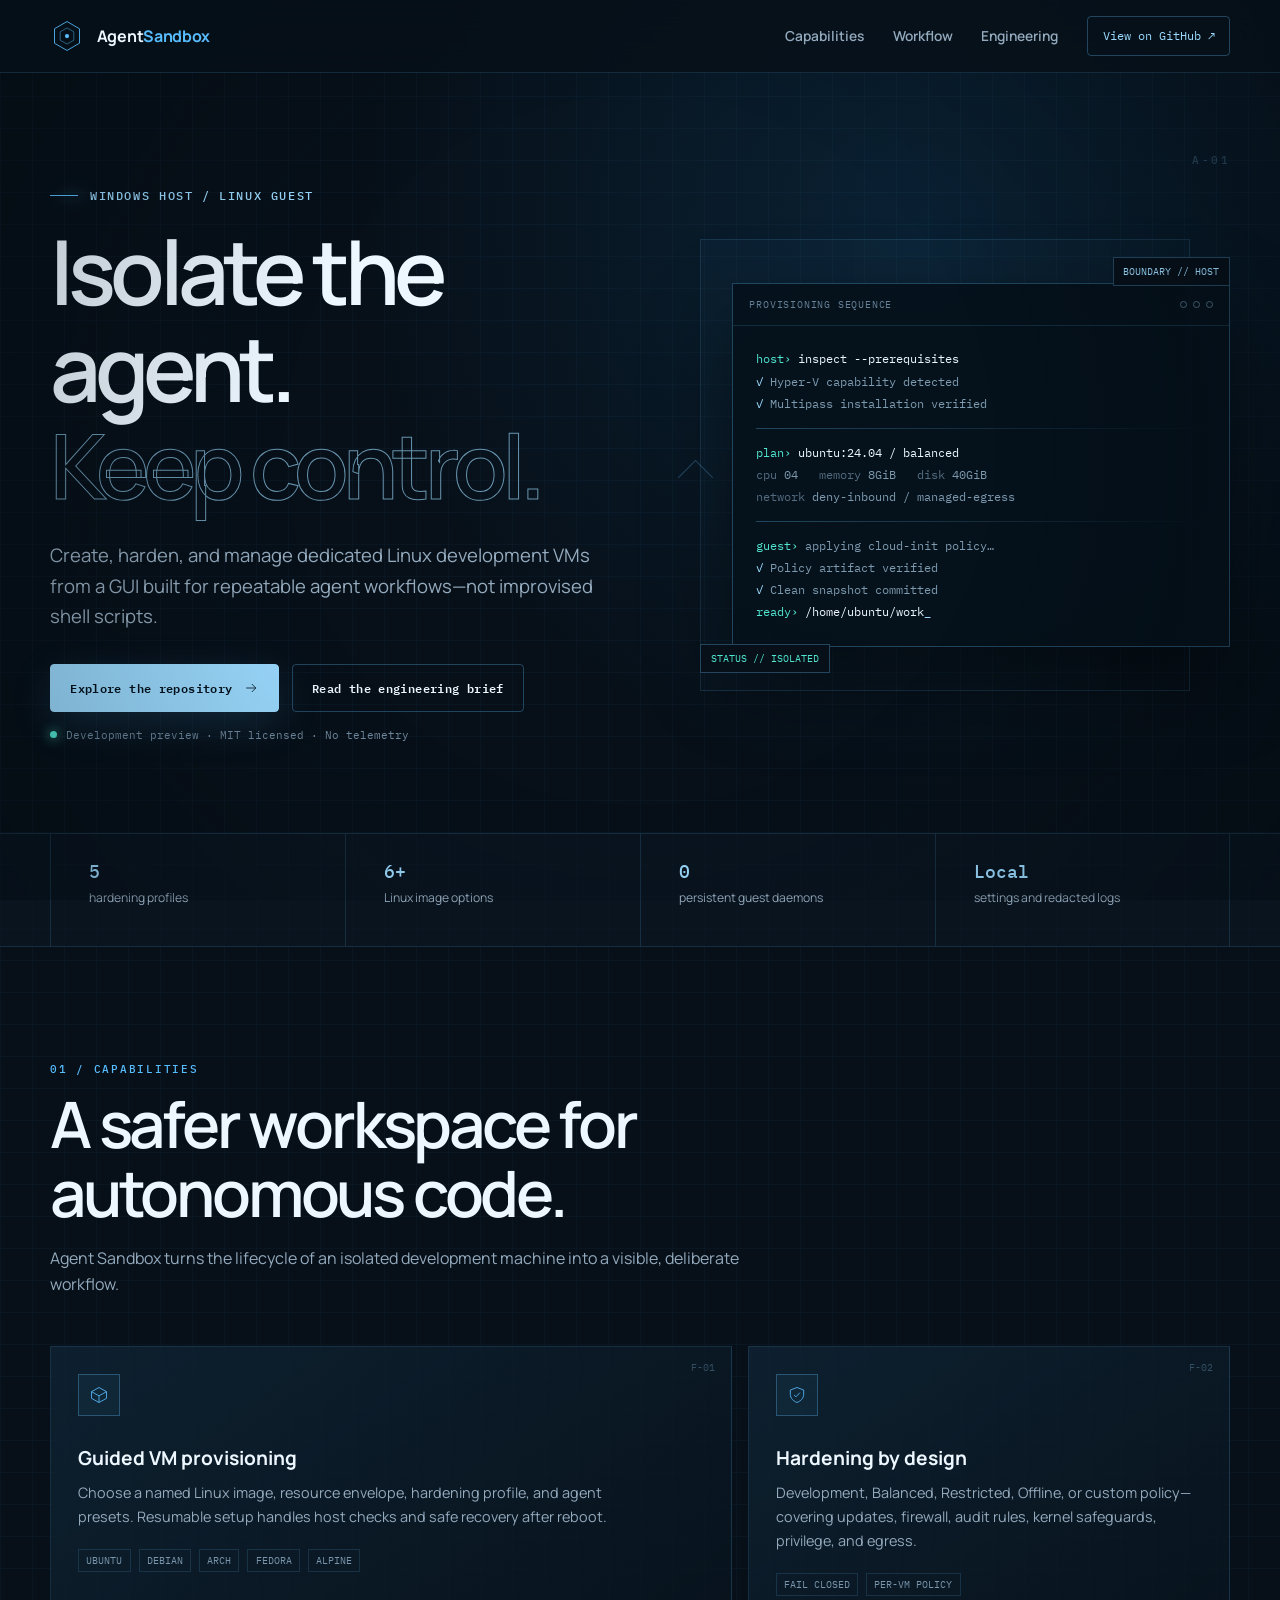
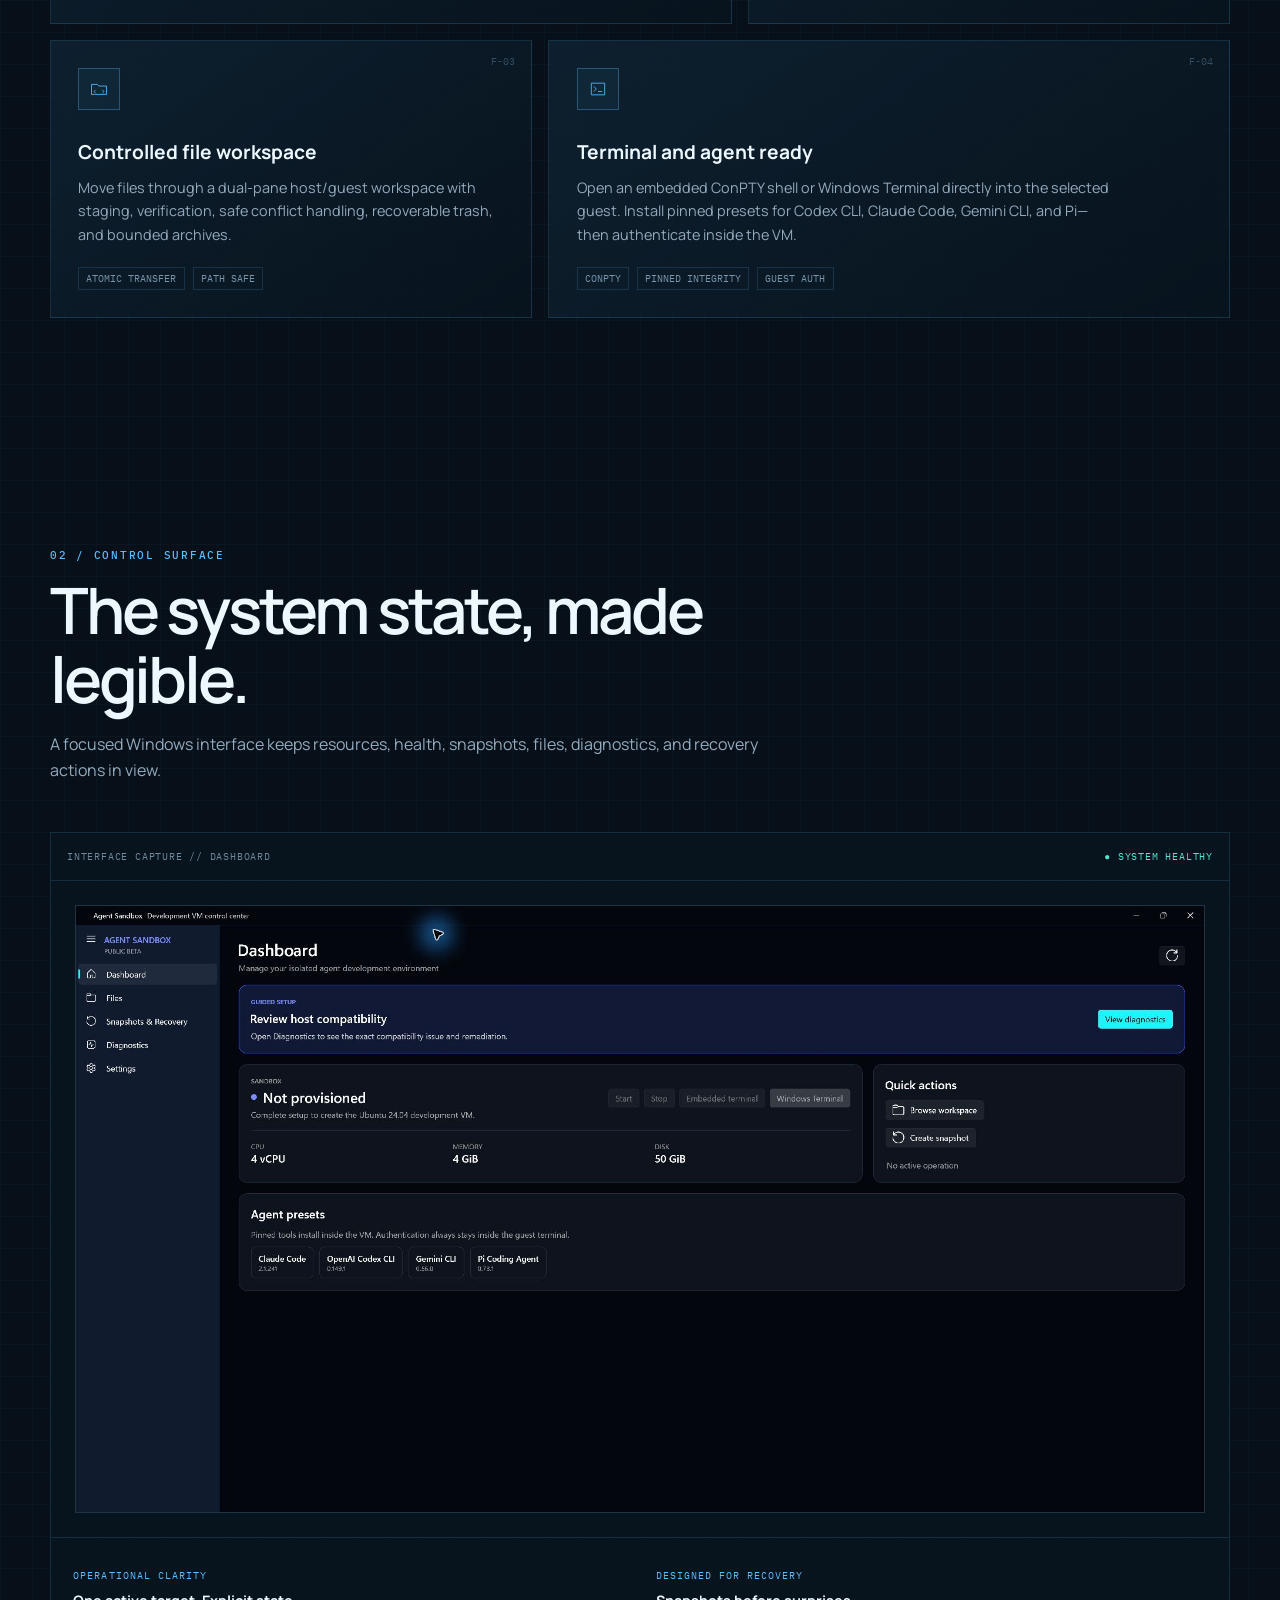
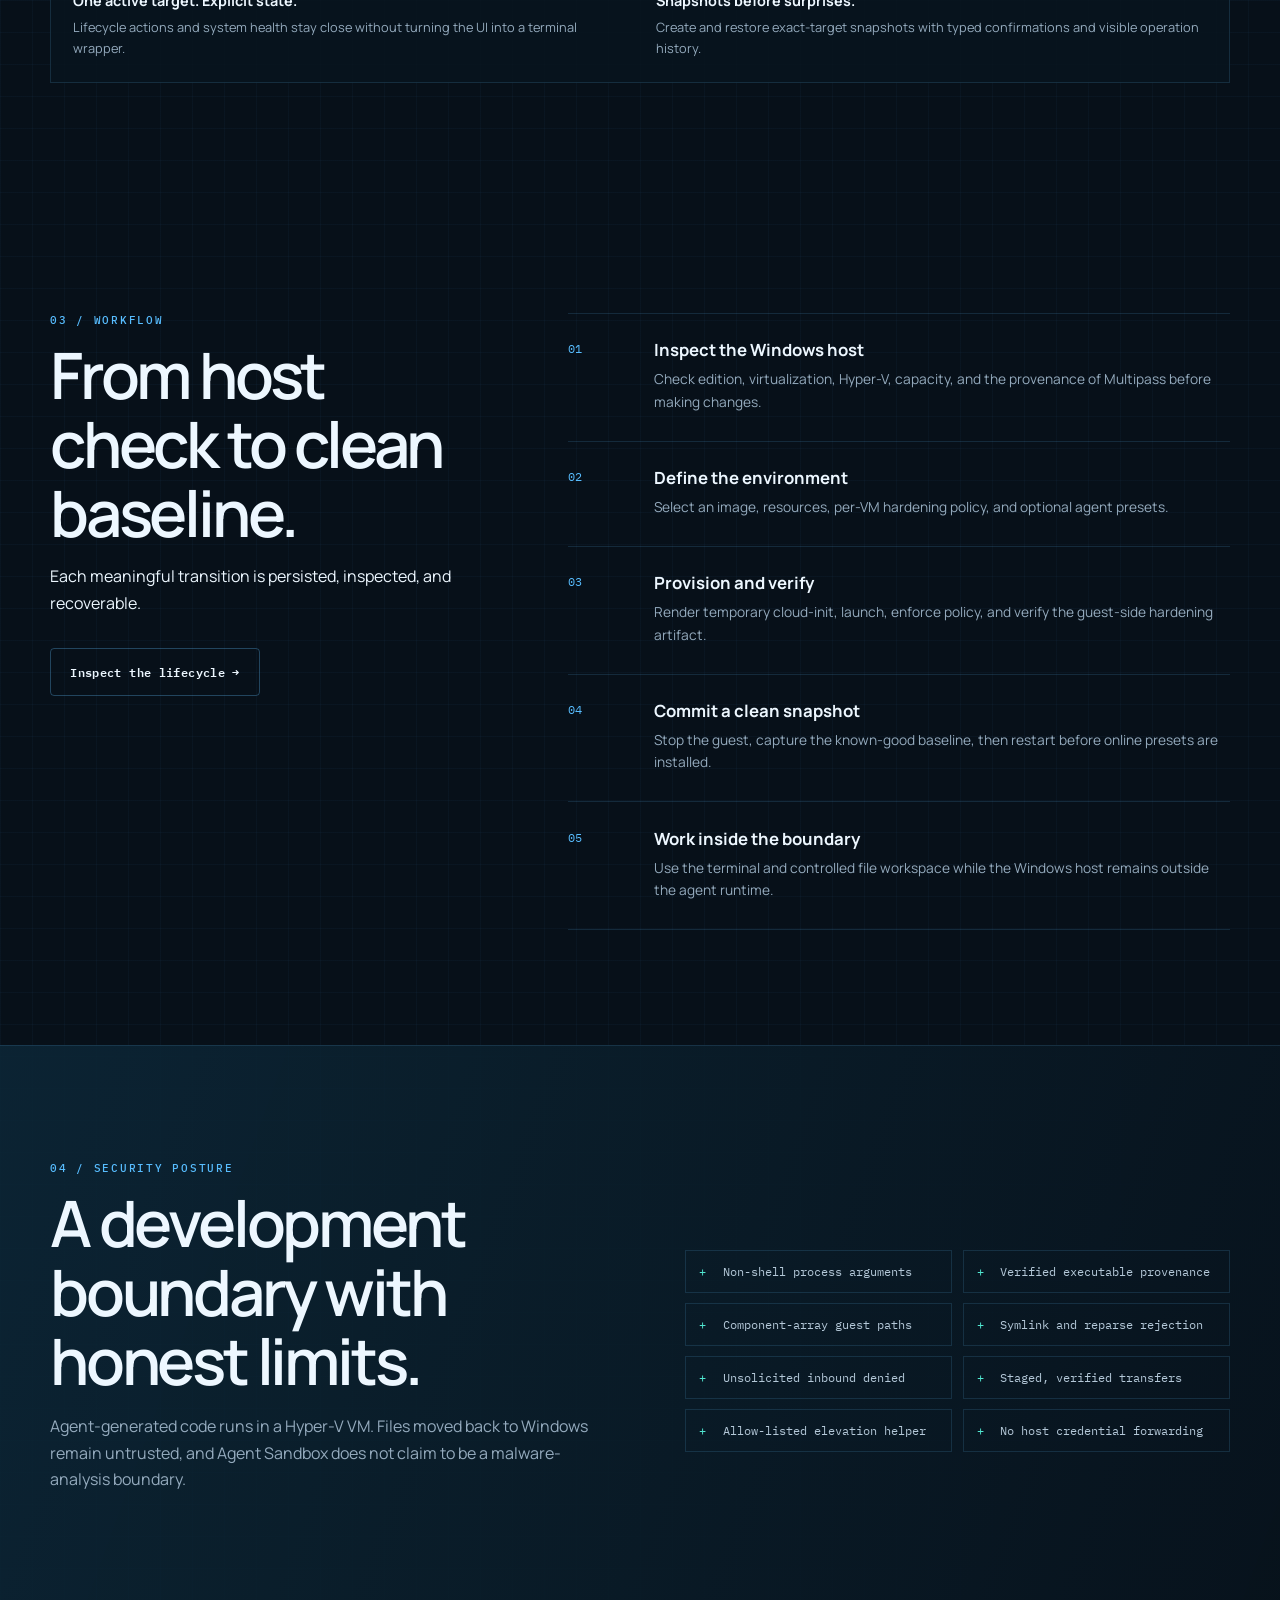
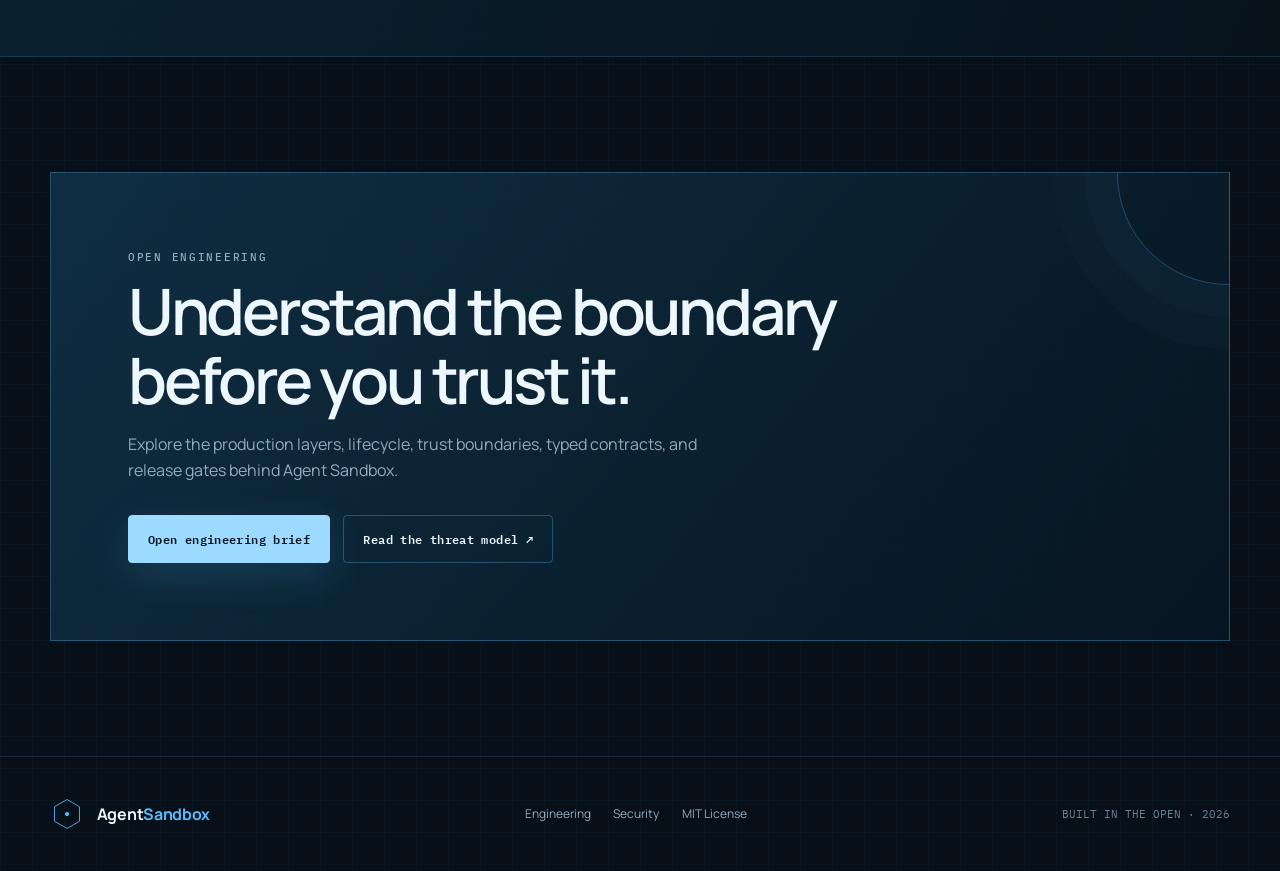
<file: site/index.html>
<!DOCTYPE html>
<html lang="en">
<head>
  <meta charset="utf-8">
  <meta name="viewport" content="width=device-width, initial-scale=1">
  <meta name="theme-color" content="#071019">
  <meta name="description" content="Agent Sandbox is a GUI-first Windows app for creating isolated Linux development VMs for coding agents.">
  <meta property="og:title" content="Agent Sandbox — Isolate the agent. Keep control.">
  <meta property="og:description" content="Repeatable Linux development VMs, managed from a thoughtful Windows interface.">
  <meta property="og:image" content="assets/dashboard.png">
  <title>Agent Sandbox — Isolated environments for coding agents</title>
  <link rel="icon" href="assets/favicon.svg" type="image/svg+xml">
  <link rel="stylesheet" href="assets/styles.css">
  <script src="assets/site.js" defer></script>
</head>
<body>
  <a class="skip-link" href="#main">Skip to content</a>
  <header class="site-header">
    <nav class="nav-wrap" aria-label="Primary navigation">
      <a class="brand" href="index.html" aria-label="AgentSandbox home">
        <svg class="brand-mark" viewBox="0 0 40 40" aria-hidden="true"><path d="M20 3 34.7 11.5v17L20 37 5.3 28.5v-17L20 3Z" fill="none" stroke="currentColor"/><path d="m12 15 8-4.5 8 4.5v10l-8 4.5-8-4.5V15Z" fill="none" stroke="currentColor" opacity=".55"/><circle cx="20" cy="20" r="2.5" fill="currentColor"/></svg>
        <span>Agent<em>Sandbox</em></span>
      </a>
      <button class="nav-toggle" type="button" aria-expanded="false" aria-controls="site-nav" aria-label="Open navigation">
        <svg width="24" height="24" viewBox="0 0 24 24" fill="none" stroke="currentColor" aria-hidden="true"><path d="M4 7h16M4 12h16M4 17h16"/></svg>
      </button>
      <div class="site-nav" id="site-nav">
        <a href="#capabilities">Capabilities</a>
        <a href="#workflow">Workflow</a>
        <a href="engineering.html">Engineering</a>
        <a class="nav-cta" href="https://github.com/TannerMidd/agent-sandbox">View on GitHub ↗</a>
      </div>
    </nav>
  </header>

  <main id="main">
    <section class="container hero">
      <div class="hero-copy reveal">
        <p class="eyebrow">Windows host / Linux guest</p>
        <h1>Isolate the agent.<br><span class="outline">Keep control.</span></h1>
        <p>Create, harden, and manage dedicated Linux development VMs from a GUI built for repeatable agent workflows—not improvised shell scripts.</p>
        <div class="actions">
          <a class="button primary" href="https://github.com/TannerMidd/agent-sandbox">
            Explore the repository
            <svg viewBox="0 0 20 20" fill="none" stroke="currentColor" aria-hidden="true"><path d="M4 10h12m-5-5 5 5-5 5"/></svg>
          </a>
          <a class="button" href="engineering.html">Read the engineering brief</a>
        </div>
        <div class="micro-note"><i class="status-dot" aria-hidden="true"></i> Development preview · MIT licensed · No telemetry</div>
      </div>

      <div class="hero-visual reveal" role="img" aria-label="Agent Sandbox provisioning terminal illustration">
        <div class="diagram-tag one">BOUNDARY // HOST</div>
        <div class="diagram-tag two">STATUS // ISOLATED</div>
        <div class="terminal-card">
          <div class="terminal-bar"><span>PROVISIONING SEQUENCE</span><span class="terminal-dots"><i></i><i></i><i></i></span></div>
          <div class="terminal-body" aria-hidden="true">
            <span class="line"><span class="prompt">host›</span> <span class="cmd">inspect --prerequisites</span></span>
            <span class="line"><span class="ok">✓</span> Hyper-V capability detected</span>
            <span class="line"><span class="ok">✓</span> Multipass installation verified</span>
            <div class="rule"></div>
            <span class="line"><span class="prompt">plan›</span> <span class="cmd">ubuntu:24.04 / balanced</span></span>
            <span class="line"><span class="dim">cpu</span> 04 &nbsp; <span class="dim">memory</span> 8GiB &nbsp; <span class="dim">disk</span> 40GiB</span>
            <span class="line"><span class="dim">network</span> deny-inbound / managed-egress</span>
            <div class="rule"></div>
            <span class="line"><span class="prompt">guest›</span> applying cloud-init policy…</span>
            <span class="line"><span class="ok">✓</span> Policy artifact verified</span>
            <span class="line"><span class="ok">✓</span> Clean snapshot committed</span>
            <span class="line"><span class="prompt">ready›</span> <span class="cmd">/home/ubuntu/work</span><span class="ok">_</span></span>
          </div>
        </div>
      </div>
    </section>

    <section class="metric-strip" aria-label="Project highlights">
      <div class="container metrics">
        <div class="metric"><strong>5</strong><span>hardening profiles</span></div>
        <div class="metric"><strong>6+</strong><span>Linux image options</span></div>
        <div class="metric"><strong>0</strong><span>persistent guest daemons</span></div>
        <div class="metric"><strong>Local</strong><span>settings and redacted logs</span></div>
      </div>
    </section>

    <section class="container section" id="capabilities">
      <div class="section-heading reveal">
        <p class="section-kicker">01 / Capabilities</p>
        <h2>A safer workspace for autonomous code.</h2>
        <p>Agent Sandbox turns the lifecycle of an isolated development machine into a visible, deliberate workflow.</p>
      </div>
      <div class="feature-grid">
        <article class="feature-card reveal" data-index="F-01">
          <svg class="feature-icon" viewBox="0 0 24 24" fill="none" stroke="currentColor" aria-hidden="true"><path d="M12 3 21 8v8l-9 5-9-5V8l9-5Z"/><path d="m3 8 9 5 9-5M12 13v8"/></svg>
          <h3>Guided VM provisioning</h3>
          <p>Choose a named Linux image, resource envelope, hardening profile, and agent presets. Resumable setup handles host checks and safe recovery after reboot.</p>
          <div class="spec-line"><span>UBUNTU</span><span>DEBIAN</span><span>ARCH</span><span>FEDORA</span><span>ALPINE</span></div>
        </article>
        <article class="feature-card reveal" data-index="F-02">
          <svg class="feature-icon" viewBox="0 0 24 24" fill="none" stroke="currentColor" aria-hidden="true"><path d="M12 3 20 6v5c0 5-3.4 8.2-8 10-4.6-1.8-8-5-8-10V6l8-3Z"/><path d="m8.5 12 2.2 2.2 4.8-5"/></svg>
          <h3>Hardening by design</h3>
          <p>Development, Balanced, Restricted, Offline, or custom policy—covering updates, firewall, audit rules, kernel safeguards, privilege, and egress.</p>
          <div class="spec-line"><span>FAIL CLOSED</span><span>PER-VM POLICY</span></div>
        </article>
        <article class="feature-card reveal" data-index="F-03">
          <svg class="feature-icon" viewBox="0 0 24 24" fill="none" stroke="currentColor" aria-hidden="true"><path d="M3 6.5h7l2 2h9v10H3v-12Z"/><path d="m8 13-2 2 2 2m8-4 2 2-2 2"/></svg>
          <h3>Controlled file workspace</h3>
          <p>Move files through a dual-pane host/guest workspace with staging, verification, safe conflict handling, recoverable trash, and bounded archives.</p>
          <div class="spec-line"><span>ATOMIC TRANSFER</span><span>PATH SAFE</span></div>
        </article>
        <article class="feature-card reveal" data-index="F-04">
          <svg class="feature-icon" viewBox="0 0 24 24" fill="none" stroke="currentColor" aria-hidden="true"><path d="M4 5h16v14H4V5Z"/><path d="m7 9 3 3-3 3m5 0h5"/></svg>
          <h3>Terminal and agent ready</h3>
          <p>Open an embedded ConPTY shell or Windows Terminal directly into the selected guest. Install pinned presets for Codex CLI, Claude Code, Gemini CLI, and Pi—then authenticate inside the VM.</p>
          <div class="spec-line"><span>CONPTY</span><span>PINNED INTEGRITY</span><span>GUEST AUTH</span></div>
        </article>
      </div>
    </section>

    <section class="container section" id="interface">
      <div class="section-heading reveal">
        <p class="section-kicker">02 / Control surface</p>
        <h2>The system state, made legible.</h2>
        <p>A focused Windows interface keeps resources, health, snapshots, files, diagnostics, and recovery actions in view.</p>
      </div>
      <div class="product-stage reveal">
        <div class="stage-bar"><span>INTERFACE CAPTURE // DASHBOARD</span><span>● SYSTEM HEALTHY</span></div>
        <div class="product-shot"><img src="assets/dashboard.png" width="1920" height="1032" loading="lazy" alt="Agent Sandbox dark dashboard showing a running Ubuntu development VM, resource usage, and quick actions"></div>
        <div class="product-caption">
          <div><span class="blue-label">Operational clarity</span><strong> <br>One active target. Explicit state.</strong><p>Lifecycle actions and system health stay close without turning the UI into a terminal wrapper.</p></div>
          <div><span class="blue-label">Designed for recovery</span><strong> <br>Snapshots before surprises.</strong><p>Create and restore exact-target snapshots with typed confirmations and visible operation history.</p></div>
        </div>
      </div>
    </section>

    <section class="container section" id="workflow">
      <div class="workflow">
        <div class="workflow-copy section-heading reveal">
          <p class="section-kicker">03 / Workflow</p>
          <h2>From host check to clean baseline.</h2>
          <p>Each meaningful transition is persisted, inspected, and recoverable.</p>
          <div class="actions"><a class="button" href="engineering.html#lifecycle">Inspect the lifecycle →</a></div>
        </div>
        <div class="steps">
          <article class="step reveal"><div><h3>Inspect the Windows host</h3><p>Check edition, virtualization, Hyper-V, capacity, and the provenance of Multipass before making changes.</p></div></article>
          <article class="step reveal"><div><h3>Define the environment</h3><p>Select an image, resources, per-VM hardening policy, and optional agent presets.</p></div></article>
          <article class="step reveal"><div><h3>Provision and verify</h3><p>Render temporary cloud-init, launch, enforce policy, and verify the guest-side hardening artifact.</p></div></article>
          <article class="step reveal"><div><h3>Commit a clean snapshot</h3><p>Stop the guest, capture the known-good baseline, then restart before online presets are installed.</p></div></article>
          <article class="step reveal"><div><h3>Work inside the boundary</h3><p>Use the terminal and controlled file workspace while the Windows host remains outside the agent runtime.</p></div></article>
        </div>
      </div>
    </section>

    <section class="security-band">
      <div class="container section security-inner">
        <div class="section-heading reveal">
          <p class="section-kicker">04 / Security posture</p>
          <h2>A development boundary with honest limits.</h2>
          <p>Agent-generated code runs in a Hyper-V VM. Files moved back to Windows remain untrusted, and Agent Sandbox does not claim to be a malware-analysis boundary.</p>
        </div>
        <ul class="check-list reveal">
          <li>Non-shell process arguments</li><li>Verified executable provenance</li>
          <li>Component-array guest paths</li><li>Symlink and reparse rejection</li>
          <li>Unsolicited inbound denied</li><li>Staged, verified transfers</li>
          <li>Allow-listed elevation helper</li><li>No host credential forwarding</li>
        </ul>
      </div>
    </section>

    <section class="container section">
      <div class="cta-panel reveal">
        <p class="section-kicker">Open engineering</p>
        <h2>Understand the boundary before you trust it.</h2>
        <p>Explore the production layers, lifecycle, trust boundaries, typed contracts, and release gates behind Agent Sandbox.</p>
        <div class="actions"><a class="button primary" href="engineering.html">Open engineering brief</a><a class="button" href="https://github.com/TannerMidd/agent-sandbox/blob/main/docs/THREAT-MODEL.md">Read the threat model ↗</a></div>
      </div>
    </section>
  </main>

  <footer class="site-footer">
    <div class="container footer-grid">
      <a class="brand" href="index.html"><svg class="brand-mark" viewBox="0 0 40 40" aria-hidden="true"><path d="M20 3 34.7 11.5v17L20 37 5.3 28.5v-17L20 3Z" fill="none" stroke="currentColor"/><circle cx="20" cy="20" r="2.5" fill="currentColor"/></svg><span>Agent<em>Sandbox</em></span></a>
      <div class="footer-links"><a href="engineering.html">Engineering</a><a href="https://github.com/TannerMidd/agent-sandbox/blob/main/SECURITY.md">Security</a><a href="https://github.com/TannerMidd/agent-sandbox/blob/main/LICENSE">MIT License</a></div>
      <span class="footer-copy">BUILT IN THE OPEN · <span data-year></span></span>
    </div>
  </footer>
</body>
</html>
</file>
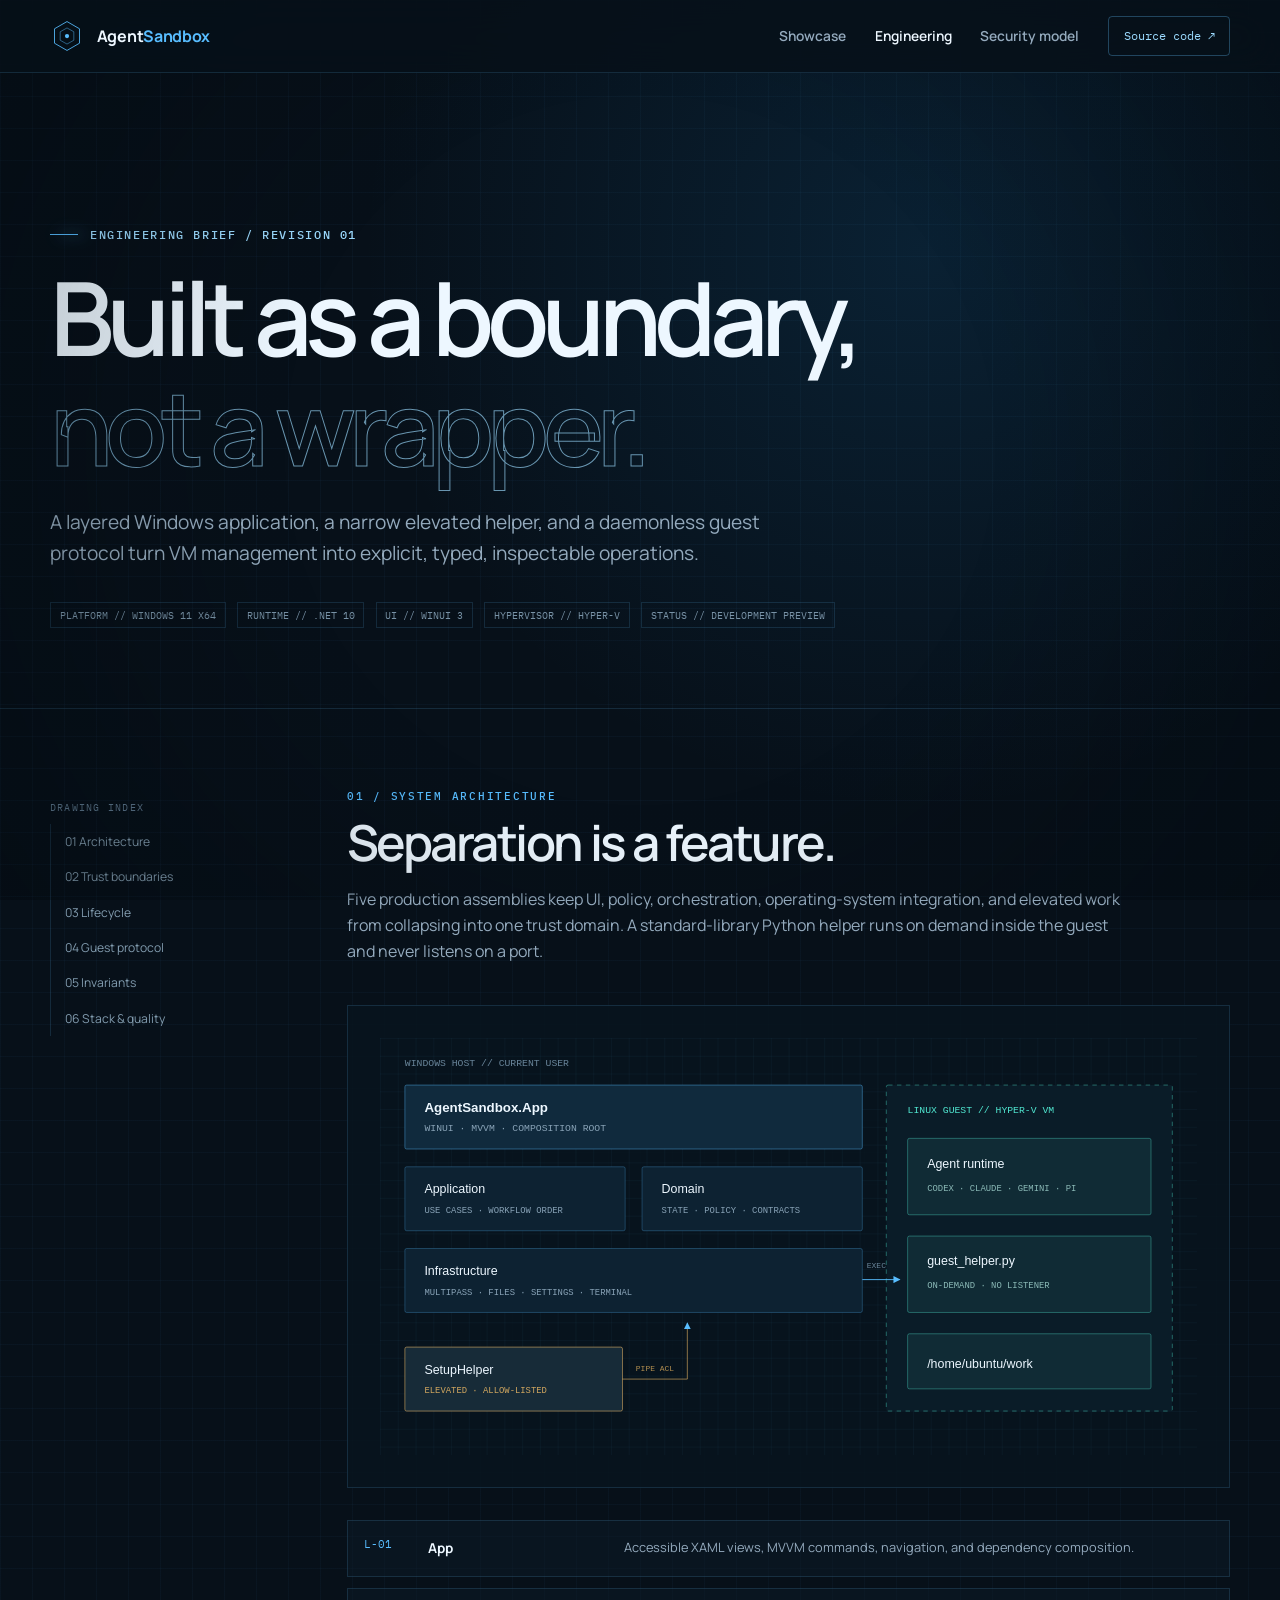
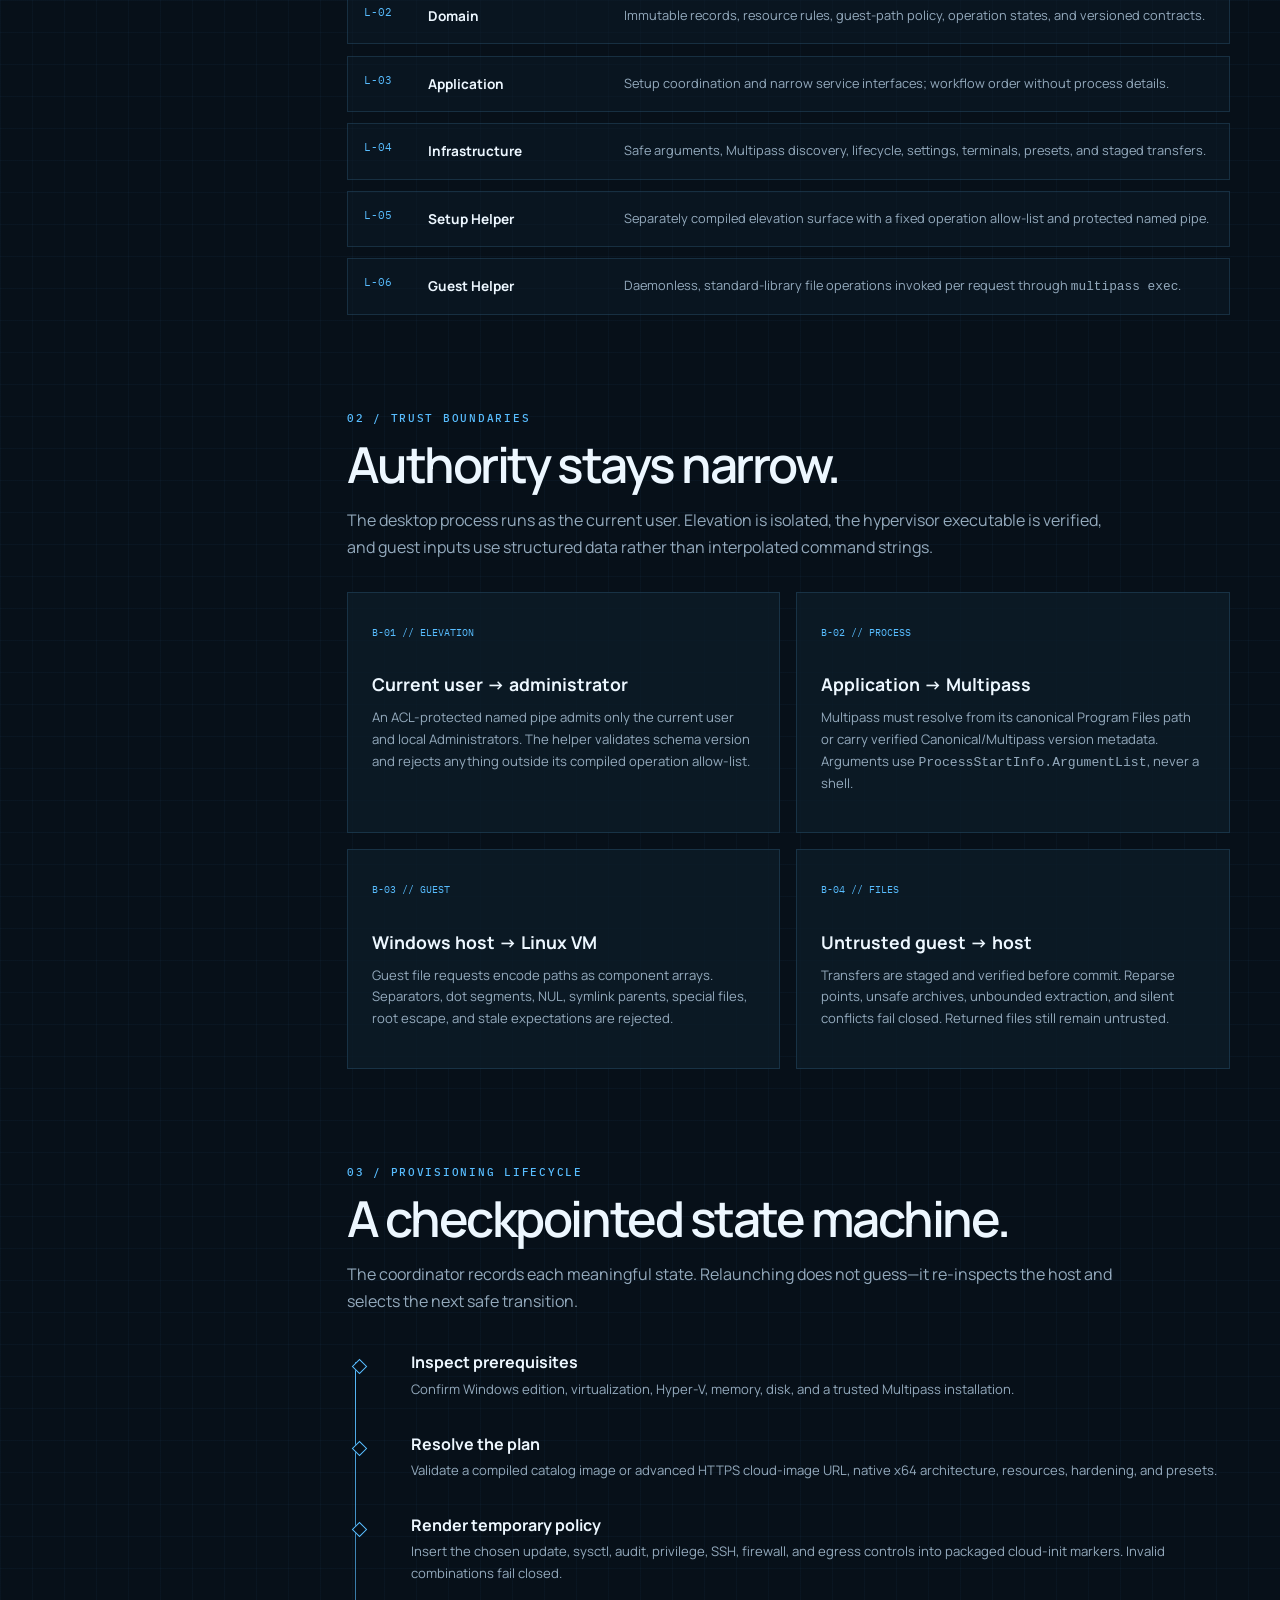
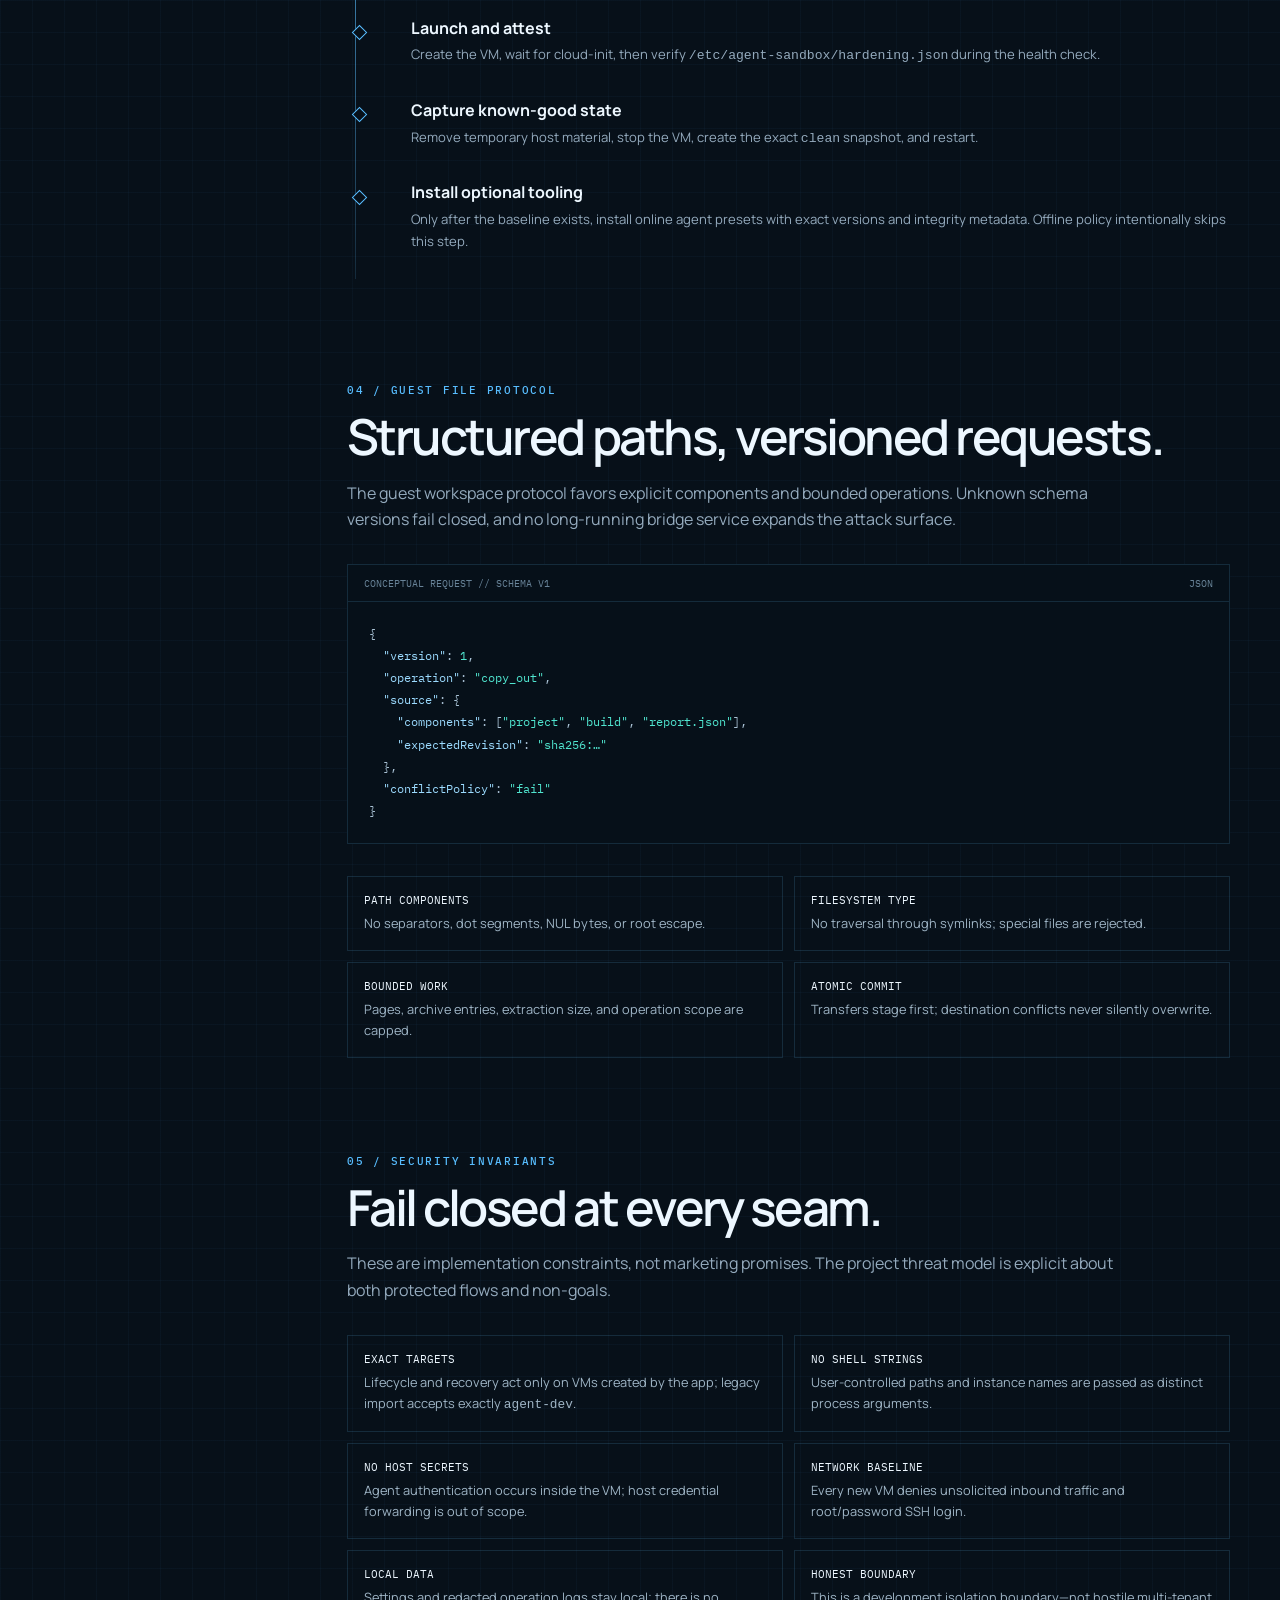
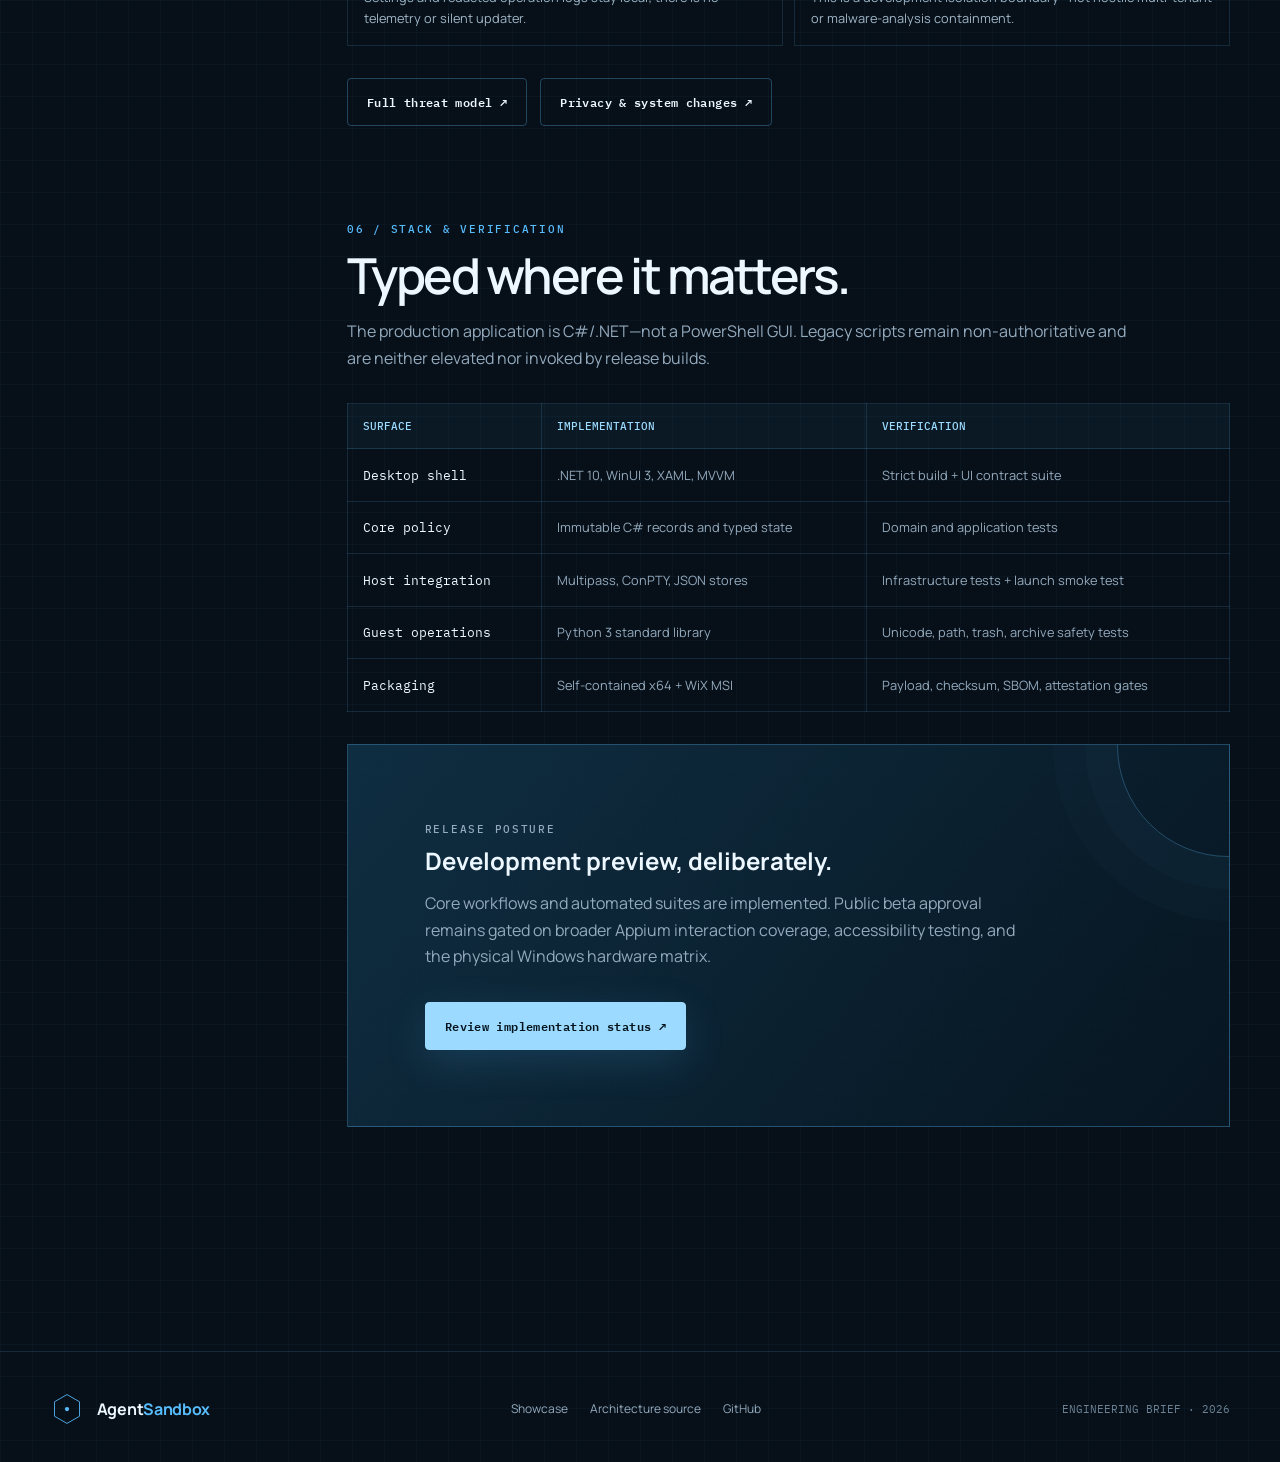
<file: site/engineering.html>
<!DOCTYPE html>
<html lang="en">
<head>
  <meta charset="utf-8">
  <meta name="viewport" content="width=device-width, initial-scale=1">
  <meta name="theme-color" content="#071019">
  <meta name="description" content="A technical engineering brief for Agent Sandbox: architecture, lifecycle, trust boundaries, contracts, and release gates.">
  <title>Engineering — Agent Sandbox</title>
  <link rel="icon" href="assets/favicon.svg" type="image/svg+xml">
  <link rel="stylesheet" href="assets/styles.css">
  <script src="assets/site.js" defer></script>
</head>
<body>
  <a class="skip-link" href="#main">Skip to content</a>
  <header class="site-header">
    <nav class="nav-wrap" aria-label="Primary navigation">
      <a class="brand" href="index.html" aria-label="AgentSandbox home">
        <svg class="brand-mark" viewBox="0 0 40 40" aria-hidden="true"><path d="M20 3 34.7 11.5v17L20 37 5.3 28.5v-17L20 3Z" fill="none" stroke="currentColor"/><path d="m12 15 8-4.5 8 4.5v10l-8 4.5-8-4.5V15Z" fill="none" stroke="currentColor" opacity=".55"/><circle cx="20" cy="20" r="2.5" fill="currentColor"/></svg>
        <span>Agent<em>Sandbox</em></span>
      </a>
      <button class="nav-toggle" type="button" aria-expanded="false" aria-controls="site-nav" aria-label="Open navigation"><svg width="24" height="24" viewBox="0 0 24 24" fill="none" stroke="currentColor" aria-hidden="true"><path d="M4 7h16M4 12h16M4 17h16"/></svg></button>
      <div class="site-nav" id="site-nav">
        <a href="index.html">Showcase</a>
        <a href="#architecture" aria-current="page">Engineering</a>
        <a href="#security">Security model</a>
        <a class="nav-cta" href="https://github.com/TannerMidd/agent-sandbox">Source code ↗</a>
      </div>
    </nav>
  </header>

  <main id="main">
    <header class="page-hero">
      <div class="container reveal">
        <p class="eyebrow">Engineering brief / revision 01</p>
        <h1>Built as a boundary,<br><span class="outline">not a wrapper.</span></h1>
        <p class="lead">A layered Windows application, a narrow elevated helper, and a daemonless guest protocol turn VM management into explicit, typed, inspectable operations.</p>
        <div class="doc-meta"><span>PLATFORM // WINDOWS 11 X64</span><span>RUNTIME // .NET 10</span><span>UI // WINUI 3</span><span>HYPERVISOR // HYPER-V</span><span>STATUS // DEVELOPMENT PREVIEW</span></div>
      </div>
    </header>

    <div class="container engineering-layout">
      <aside class="doc-nav" aria-label="On this page">
        <p>Drawing index</p>
        <a href="#architecture">01 Architecture</a>
        <a href="#boundaries">02 Trust boundaries</a>
        <a href="#lifecycle">03 Lifecycle</a>
        <a href="#protocol">04 Guest protocol</a>
        <a href="#security">05 Invariants</a>
        <a href="#stack">06 Stack &amp; quality</a>
      </aside>

      <article class="doc-content">
        <section id="architecture" class="reveal">
          <p class="section-kicker">01 / System architecture</p>
          <h2>Separation is a feature.</h2>
          <p class="intro">Five production assemblies keep UI, policy, orchestration, operating-system integration, and elevated work from collapsing into one trust domain. A standard-library Python helper runs on demand inside the guest and never listens on a port.</p>
          <figure class="arch-diagram" aria-labelledby="arch-caption">
            <svg viewBox="0 0 920 470" role="img">
              <title id="arch-caption">Agent Sandbox architecture showing Windows host layers and an isolated Linux guest</title>
              <defs><pattern id="smallGrid" width="20" height="20" patternUnits="userSpaceOnUse"><path d="M20 0H0V20" fill="none" stroke="#58bdff" stroke-opacity=".08"/></pattern><marker id="arrow" markerWidth="8" markerHeight="8" refX="7" refY="4" orient="auto"><path d="m0 0 8 4-8 4Z" fill="#58bdff"/></marker></defs>
              <rect width="920" height="470" fill="url(#smallGrid)"/>
              <text x="28" y="32" fill="#69859a" font-family="monospace" font-size="11">WINDOWS HOST // CURRENT USER</text>
              <rect x="28" y="53" width="515" height="72" rx="2" fill="#102a3d" stroke="#58bdff" stroke-opacity=".45"/><text x="50" y="83" fill="#edf7ff" font-family="sans-serif" font-size="15" font-weight="600">AgentSandbox.App</text><text x="50" y="105" fill="#89a3b7" font-family="monospace" font-size="11">WINUI · MVVM · COMPOSITION ROOT</text>
              <rect x="28" y="145" width="248" height="72" rx="2" fill="#0d2232" stroke="#58bdff" stroke-opacity=".3"/><text x="50" y="175" fill="#edf7ff" font-family="sans-serif" font-size="14">Application</text><text x="50" y="197" fill="#89a3b7" font-family="monospace" font-size="10">USE CASES · WORKFLOW ORDER</text>
              <rect x="295" y="145" width="248" height="72" rx="2" fill="#0d2232" stroke="#58bdff" stroke-opacity=".3"/><text x="317" y="175" fill="#edf7ff" font-family="sans-serif" font-size="14">Domain</text><text x="317" y="197" fill="#89a3b7" font-family="monospace" font-size="10">STATE · POLICY · CONTRACTS</text>
              <rect x="28" y="237" width="515" height="72" rx="2" fill="#0d2232" stroke="#58bdff" stroke-opacity=".3"/><text x="50" y="267" fill="#edf7ff" font-family="sans-serif" font-size="14">Infrastructure</text><text x="50" y="289" fill="#89a3b7" font-family="monospace" font-size="10">MULTIPASS · FILES · SETTINGS · TERMINAL</text>
              <rect x="28" y="348" width="245" height="72" rx="2" fill="#172b38" stroke="#ffc66d" stroke-opacity=".55"/><text x="50" y="378" fill="#edf7ff" font-family="sans-serif" font-size="14">SetupHelper</text><text x="50" y="400" fill="#d2a75f" font-family="monospace" font-size="10">ELEVATED · ALLOW-LISTED</text>
              <rect x="570" y="53" width="322" height="367" rx="2" fill="#0a1c28" stroke="#50e6d0" stroke-opacity=".45" stroke-dasharray="5 5"/><text x="594" y="84" fill="#50e6d0" font-family="monospace" font-size="11">LINUX GUEST // HYPER-V VM</text>
              <rect x="594" y="113" width="274" height="86" rx="2" fill="#102b35" stroke="#50e6d0" stroke-opacity=".4"/><text x="616" y="146" fill="#edf7ff" font-family="sans-serif" font-size="14">Agent runtime</text><text x="616" y="172" fill="#8bbab7" font-family="monospace" font-size="10">CODEX · CLAUDE · GEMINI · PI</text>
              <rect x="594" y="223" width="274" height="86" rx="2" fill="#102b35" stroke="#50e6d0" stroke-opacity=".4"/><text x="616" y="256" fill="#edf7ff" font-family="sans-serif" font-size="14">guest_helper.py</text><text x="616" y="282" fill="#8bbab7" font-family="monospace" font-size="10">ON-DEMAND · NO LISTENER</text>
              <rect x="594" y="333" width="274" height="62" rx="2" fill="#102b35" stroke="#50e6d0" stroke-opacity=".4"/><text x="616" y="371" fill="#edf7ff" font-family="sans-serif" font-size="14">/home/ubuntu/work</text>
              <path d="M543 272h42" stroke="#58bdff" marker-end="url(#arrow)"/><text x="548" y="259" fill="#69859a" font-family="monospace" font-size="9">EXEC</text>
              <path d="M273 384h73V321" fill="none" stroke="#ffc66d" stroke-opacity=".6" marker-end="url(#arrow)"/><text x="288" y="375" fill="#b28e50" font-family="monospace" font-size="9">PIPE ACL</text>
            </svg>
          </figure>
          <div class="layer-list">
            <div class="layer"><b>L-01</b><strong>App</strong><span>Accessible XAML views, MVVM commands, navigation, and dependency composition.</span></div>
            <div class="layer"><b>L-02</b><strong>Domain</strong><span>Immutable records, resource rules, guest-path policy, operation states, and versioned contracts.</span></div>
            <div class="layer"><b>L-03</b><strong>Application</strong><span>Setup coordination and narrow service interfaces; workflow order without process details.</span></div>
            <div class="layer"><b>L-04</b><strong>Infrastructure</strong><span>Safe arguments, Multipass discovery, lifecycle, settings, terminals, presets, and staged transfers.</span></div>
            <div class="layer"><b>L-05</b><strong>Setup Helper</strong><span>Separately compiled elevation surface with a fixed operation allow-list and protected named pipe.</span></div>
            <div class="layer"><b>L-06</b><strong>Guest Helper</strong><span>Daemonless, standard-library file operations invoked per request through <code>multipass exec</code>.</span></div>
          </div>
        </section>

        <section id="boundaries" class="reveal">
          <p class="section-kicker">02 / Trust boundaries</p>
          <h2>Authority stays narrow.</h2>
          <p class="intro">The desktop process runs as the current user. Elevation is isolated, the hypervisor executable is verified, and guest inputs use structured data rather than interpolated command strings.</p>
          <div class="boundary-grid">
            <article class="boundary-card"><span class="number">B-01 // ELEVATION</span><h3>Current user → administrator</h3><p>An ACL-protected named pipe admits only the current user and local Administrators. The helper validates schema version and rejects anything outside its compiled operation allow-list.</p></article>
            <article class="boundary-card"><span class="number">B-02 // PROCESS</span><h3>Application → Multipass</h3><p>Multipass must resolve from its canonical Program Files path or carry verified Canonical/Multipass version metadata. Arguments use <code>ProcessStartInfo.ArgumentList</code>, never a shell.</p></article>
            <article class="boundary-card"><span class="number">B-03 // GUEST</span><h3>Windows host → Linux VM</h3><p>Guest file requests encode paths as component arrays. Separators, dot segments, NUL, symlink parents, special files, root escape, and stale expectations are rejected.</p></article>
            <article class="boundary-card"><span class="number">B-04 // FILES</span><h3>Untrusted guest → host</h3><p>Transfers are staged and verified before commit. Reparse points, unsafe archives, unbounded extraction, and silent conflicts fail closed. Returned files still remain untrusted.</p></article>
          </div>
        </section>

        <section id="lifecycle" class="reveal">
          <p class="section-kicker">03 / Provisioning lifecycle</p>
          <h2>A checkpointed state machine.</h2>
          <p class="intro">The coordinator records each meaningful state. Relaunching does not guess—it re-inspects the host and selects the next safe transition.</p>
          <div class="sequence">
            <div class="sequence-item"><h3>Inspect prerequisites</h3><p>Confirm Windows edition, virtualization, Hyper-V, memory, disk, and a trusted Multipass installation.</p></div>
            <div class="sequence-item"><h3>Resolve the plan</h3><p>Validate a compiled catalog image or advanced HTTPS cloud-image URL, native x64 architecture, resources, hardening, and presets.</p></div>
            <div class="sequence-item"><h3>Render temporary policy</h3><p>Insert the chosen update, sysctl, audit, privilege, SSH, firewall, and egress controls into packaged cloud-init markers. Invalid combinations fail closed.</p></div>
            <div class="sequence-item"><h3>Launch and attest</h3><p>Create the VM, wait for cloud-init, then verify <code>/etc/agent-sandbox/hardening.json</code> during the health check.</p></div>
            <div class="sequence-item"><h3>Capture known-good state</h3><p>Remove temporary host material, stop the VM, create the exact <code>clean</code> snapshot, and restart.</p></div>
            <div class="sequence-item"><h3>Install optional tooling</h3><p>Only after the baseline exists, install online agent presets with exact versions and integrity metadata. Offline policy intentionally skips this step.</p></div>
          </div>
        </section>

        <section id="protocol" class="reveal">
          <p class="section-kicker">04 / Guest file protocol</p>
          <h2>Structured paths, versioned requests.</h2>
          <p class="intro">The guest workspace protocol favors explicit components and bounded operations. Unknown schema versions fail closed, and no long-running bridge service expands the attack surface.</p>
          <div class="code-panel">
            <div class="code-head"><span>CONCEPTUAL REQUEST // SCHEMA V1</span><span>JSON</span></div>
            <pre>{
  <span class="key">"version"</span>: <span class="value">1</span>,
  <span class="key">"operation"</span>: <span class="value">"copy_out"</span>,
  <span class="key">"source"</span>: {
    <span class="key">"components"</span>: [<span class="value">"project"</span>, <span class="value">"build"</span>, <span class="value">"report.json"</span>],
    <span class="key">"expectedRevision"</span>: <span class="value">"sha256:…"</span>
  },
  <span class="key">"conflictPolicy"</span>: <span class="value">"fail"</span>
}</pre>
          </div>
          <ul class="invariant-list">
            <li><b>PATH COMPONENTS</b>No separators, dot segments, NUL bytes, or root escape.</li>
            <li><b>FILESYSTEM TYPE</b>No traversal through symlinks; special files are rejected.</li>
            <li><b>BOUNDED WORK</b>Pages, archive entries, extraction size, and operation scope are capped.</li>
            <li><b>ATOMIC COMMIT</b>Transfers stage first; destination conflicts never silently overwrite.</li>
          </ul>
        </section>

        <section id="security" class="reveal">
          <p class="section-kicker">05 / Security invariants</p>
          <h2>Fail closed at every seam.</h2>
          <p class="intro">These are implementation constraints, not marketing promises. The project threat model is explicit about both protected flows and non-goals.</p>
          <ul class="invariant-list">
            <li><b>EXACT TARGETS</b>Lifecycle and recovery act only on VMs created by the app; legacy import accepts exactly <code>agent-dev</code>.</li>
            <li><b>NO SHELL STRINGS</b>User-controlled paths and instance names are passed as distinct process arguments.</li>
            <li><b>NO HOST SECRETS</b>Agent authentication occurs inside the VM; host credential forwarding is out of scope.</li>
            <li><b>NETWORK BASELINE</b>Every new VM denies unsolicited inbound traffic and root/password SSH login.</li>
            <li><b>LOCAL DATA</b>Settings and redacted operation logs stay local; there is no telemetry or silent updater.</li>
            <li><b>HONEST BOUNDARY</b>This is a development isolation boundary—not hostile multi-tenant or malware-analysis containment.</li>
          </ul>
          <div class="actions"><a class="button" href="https://github.com/TannerMidd/agent-sandbox/blob/main/docs/THREAT-MODEL.md">Full threat model ↗</a><a class="button" href="https://github.com/TannerMidd/agent-sandbox/blob/main/docs/PRIVACY.md">Privacy &amp; system changes ↗</a></div>
        </section>

        <section id="stack" class="reveal">
          <p class="section-kicker">06 / Stack &amp; verification</p>
          <h2>Typed where it matters.</h2>
          <p class="intro">The production application is C#/.NET—not a PowerShell GUI. Legacy scripts remain non-authoritative and are neither elevated nor invoked by release builds.</p>
          <table class="stack-table">
            <thead><tr><th>Surface</th><th>Implementation</th><th>Verification</th></tr></thead>
            <tbody>
              <tr><td>Desktop shell</td><td>.NET 10, WinUI 3, XAML, MVVM</td><td>Strict build + UI contract suite</td></tr>
              <tr><td>Core policy</td><td>Immutable C# records and typed state</td><td>Domain and application tests</td></tr>
              <tr><td>Host integration</td><td>Multipass, ConPTY, JSON stores</td><td>Infrastructure tests + launch smoke test</td></tr>
              <tr><td>Guest operations</td><td>Python 3 standard library</td><td>Unicode, path, trash, archive safety tests</td></tr>
              <tr><td>Packaging</td><td>Self-contained x64 + WiX MSI</td><td>Payload, checksum, SBOM, attestation gates</td></tr>
            </tbody>
          </table>
          <div class="cta-panel stack-cta">
            <p class="section-kicker">Release posture</p>
            <h3>Development preview, deliberately.</h3>
            <p>Core workflows and automated suites are implemented. Public beta approval remains gated on broader Appium interaction coverage, accessibility testing, and the physical Windows hardware matrix.</p>
            <div class="actions"><a class="button primary" href="https://github.com/TannerMidd/agent-sandbox/blob/main/docs/IMPLEMENTATION-STATUS.md">Review implementation status ↗</a></div>
          </div>
        </section>
      </article>
    </div>
  </main>

  <footer class="site-footer">
    <div class="container footer-grid">
      <a class="brand" href="index.html"><svg class="brand-mark" viewBox="0 0 40 40" aria-hidden="true"><path d="M20 3 34.7 11.5v17L20 37 5.3 28.5v-17L20 3Z" fill="none" stroke="currentColor"/><circle cx="20" cy="20" r="2.5" fill="currentColor"/></svg><span>Agent<em>Sandbox</em></span></a>
      <div class="footer-links"><a href="index.html">Showcase</a><a href="https://github.com/TannerMidd/agent-sandbox/blob/main/docs/ARCHITECTURE.md">Architecture source</a><a href="https://github.com/TannerMidd/agent-sandbox">GitHub</a></div>
      <span class="footer-copy">ENGINEERING BRIEF · <span data-year></span></span>
    </div>
  </footer>
</body>
</html>
</file>
<file: site/assets/styles.css>
@import url('https://fonts.googleapis.com/css2?family=IBM+Plex+Mono:wght@400;500;600&family=Manrope:wght@400;500;600;700&display=swap');

:root {
  --ink: #071019;
  --ink-soft: #0a1622;
  --panel: rgba(12, 27, 40, 0.78);
  --panel-solid: #0c1b28;
  --line: rgba(101, 193, 255, 0.15);
  --line-strong: rgba(101, 193, 255, 0.3);
  --text: #edf7ff;
  --muted: #94aabd;
  --blue: #58bdff;
  --blue-bright: #9cdbff;
  --cyan: #50e6d0;
  --amber: #ffc66d;
  --max: 1180px;
  --mono: "IBM Plex Mono", ui-monospace, SFMono-Regular, Consolas, monospace;
  --sans: "Manrope", system-ui, -apple-system, BlinkMacSystemFont, "Segoe UI", sans-serif;
}

* { box-sizing: border-box; }
html { scroll-behavior: smooth; scroll-padding-top: 90px; }
body {
  margin: 0;
  min-width: 320px;
  color: var(--text);
  background:
    linear-gradient(rgba(62, 154, 218, .045) 1px, transparent 1px),
    linear-gradient(90deg, rgba(62, 154, 218, .045) 1px, transparent 1px),
    radial-gradient(circle at 72% 4%, rgba(26, 129, 200, .15), transparent 35rem),
    var(--ink);
  background-size: 32px 32px, 32px 32px, auto, auto;
  font-family: var(--sans);
  line-height: 1.65;
  overflow-x: hidden;
}
body::before {
  content: "";
  position: fixed;
  inset: 0;
  pointer-events: none;
  z-index: 10;
  background: radial-gradient(circle at center, transparent 45%, rgba(0, 5, 9, .42) 130%);
}
a { color: inherit; text-decoration: none; }
button, a { -webkit-tap-highlight-color: transparent; }
img, svg { display: block; max-width: 100%; }
img { height: auto; }
::selection { color: #03101a; background: var(--blue-bright); }

.skip-link {
  position: fixed;
  top: -60px;
  left: 1rem;
  z-index: 200;
  padding: .65rem 1rem;
  color: var(--ink);
  background: var(--blue-bright);
  border-radius: 4px;
  font-weight: 700;
}
.skip-link:focus { top: 1rem; }

.site-header {
  position: sticky;
  top: 0;
  z-index: 100;
  border-bottom: 1px solid var(--line);
  background: rgba(7, 16, 25, .82);
  backdrop-filter: blur(18px);
}
.nav-wrap {
  width: min(calc(100% - 2rem), var(--max));
  min-height: 72px;
  margin: auto;
  display: flex;
  align-items: center;
  justify-content: space-between;
  gap: 2rem;
}
.brand { display: inline-flex; align-items: center; gap: .8rem; font-weight: 700; letter-spacing: -.02em; }
.brand-mark { width: 34px; height: 34px; color: var(--blue); }
.brand em { color: var(--blue); font-style: normal; }
.site-nav { display: flex; align-items: center; gap: 1.8rem; }
.site-nav a:not(.nav-cta) {
  color: var(--muted);
  font-size: .86rem;
  font-weight: 600;
  transition: color .2s ease;
}
.site-nav a:hover, .site-nav a[aria-current="page"] { color: var(--text); }
.nav-cta { padding: .6rem .9rem; border: 1px solid var(--line-strong); border-radius: 4px; font-family: var(--mono); font-size: .75rem; color: var(--blue-bright); }
.nav-cta:hover { background: rgba(88, 189, 255, .08); }
.nav-toggle { display: none; color: var(--text); background: none; border: 0; padding: .5rem; }

.container { width: min(calc(100% - 2rem), var(--max)); margin-inline: auto; }
.hero {
  min-height: 760px;
  display: grid;
  grid-template-columns: minmax(0, 1.04fr) minmax(390px, .96fr);
  align-items: center;
  gap: clamp(2rem, 6vw, 6rem);
  padding-block: 6.5rem 5rem;
  position: relative;
}
.hero::before {
  content: "A-01";
  position: absolute;
  top: 5rem;
  right: 0;
  color: rgba(156, 219, 255, .22);
  font: 500 .68rem var(--mono);
  letter-spacing: .22em;
}
.eyebrow {
  display: flex;
  align-items: center;
  gap: .75rem;
  margin: 0 0 1.25rem;
  color: var(--blue-bright);
  font: 500 .72rem var(--mono);
  letter-spacing: .14em;
  text-transform: uppercase;
}
.eyebrow::before { content: ""; width: 28px; height: 1px; background: var(--blue); box-shadow: 8px 0 15px var(--blue); }
h1, h2, h3 { margin: 0; line-height: 1.08; }
h1 { max-width: 780px; font-size: clamp(3.2rem, 7vw, 6.65rem); letter-spacing: -.065em; font-weight: 600; }
h1 .outline { color: transparent; -webkit-text-stroke: 1px rgba(156, 219, 255, .65); }
.hero-copy > p:not(.eyebrow) { max-width: 620px; margin: 1.65rem 0 0; color: var(--muted); font-size: clamp(1rem, 1.7vw, 1.16rem); }
.actions { display: flex; flex-wrap: wrap; gap: .8rem; margin-top: 2rem; }
.button {
  min-height: 48px;
  padding: .78rem 1.2rem;
  display: inline-flex;
  align-items: center;
  justify-content: center;
  gap: .65rem;
  border: 1px solid var(--line-strong);
  border-radius: 4px;
  font: 600 .78rem var(--mono);
  letter-spacing: .03em;
  transition: transform .2s ease, background .2s ease, border-color .2s ease;
}
.button:hover { transform: translateY(-2px); border-color: var(--blue); }
.button.primary { color: #04131e; background: var(--blue-bright); border-color: var(--blue-bright); box-shadow: 0 12px 40px rgba(88, 189, 255, .16); }
.button.primary:hover { background: #c2eaff; }
.button svg { width: 16px; height: 16px; }
.micro-note { display: flex; align-items: center; gap: .55rem; margin-top: 1rem; color: #718a9e; font: .7rem var(--mono); }
.status-dot { width: 7px; height: 7px; border-radius: 50%; background: var(--cyan); box-shadow: 0 0 12px var(--cyan); }

.hero-visual { position: relative; padding: 2.75rem 0 2.75rem 2rem; }
.hero-visual::before, .hero-visual::after { content: ""; position: absolute; pointer-events: none; }
.hero-visual::before { inset: 0 2.5rem 0 0; border: 1px solid var(--line); background: linear-gradient(135deg, rgba(88, 189, 255, .04), transparent); }
.hero-visual::after { left: -1.1rem; top: 50%; width: 1.5rem; height: 1.5rem; border-top: 1px solid var(--line-strong); border-left: 1px solid var(--line-strong); transform: rotate(45deg); }
.terminal-card { position: relative; z-index: 2; border: 1px solid var(--line-strong); background: rgba(6, 17, 27, .94); box-shadow: 0 32px 80px rgba(0, 0, 0, .45); }
.terminal-bar { height: 42px; padding: 0 1rem; display: flex; align-items: center; justify-content: space-between; border-bottom: 1px solid var(--line); color: #668097; font: .62rem var(--mono); letter-spacing: .08em; }
.terminal-dots { display: flex; gap: 6px; }
.terminal-dots i { width: 7px; height: 7px; border: 1px solid #4a667b; border-radius: 50%; }
.terminal-body { min-height: 310px; padding: 1.4rem; font: .73rem/1.9 var(--mono); color: #7d9aaf; }
.terminal-body .prompt { color: var(--cyan); }
.terminal-body .cmd { color: var(--text); }
.terminal-body .ok { color: var(--blue-bright); }
.terminal-body .dim { color: #536c80; }
.terminal-body .line { display: block; white-space: nowrap; overflow: hidden; }
.terminal-body .rule { width: 100%; height: 1px; margin: .8rem 0; background: linear-gradient(90deg, var(--line-strong), transparent); }
.diagram-tag { position: absolute; z-index: 3; padding: .45rem .6rem; border: 1px solid var(--line-strong); color: var(--blue-bright); background: var(--ink); font: .6rem var(--mono); }
.diagram-tag.one { top: 1.1rem; right: 0; }
.diagram-tag.two { bottom: 1.1rem; left: 0; color: var(--cyan); }

.metric-strip { border-block: 1px solid var(--line); background: rgba(10, 23, 35, .64); }
.metrics { min-height: 112px; display: grid; grid-template-columns: repeat(4, 1fr); }
.metric { padding: 1.55rem clamp(1rem, 3vw, 2.5rem); border-left: 1px solid var(--line); }
.metric:last-child { border-right: 1px solid var(--line); }
.metric strong { display: block; color: var(--blue-bright); font: 500 1.15rem var(--mono); }
.metric span { color: var(--muted); font-size: .76rem; }

.section { padding-block: clamp(5rem, 9vw, 8rem); position: relative; }
.section-heading { max-width: 710px; margin-bottom: 3rem; }
.section-kicker { margin: 0 0 .8rem; color: var(--blue); font: 500 .68rem var(--mono); letter-spacing: .16em; text-transform: uppercase; }
h2 { font-size: clamp(2.3rem, 5vw, 4.2rem); letter-spacing: -.05em; font-weight: 600; }
.section-heading > p:last-child { margin: 1.1rem 0 0; color: var(--muted); font-size: 1rem; }

.feature-grid { display: grid; grid-template-columns: repeat(12, 1fr); gap: 1rem; }
.feature-card { position: relative; min-height: 260px; padding: 1.7rem; border: 1px solid var(--line); background: linear-gradient(145deg, rgba(15, 34, 50, .9), rgba(8, 20, 30, .75)); overflow: hidden; }
.feature-card:nth-child(1), .feature-card:nth-child(4) { grid-column: span 7; }
.feature-card:nth-child(2), .feature-card:nth-child(3) { grid-column: span 5; }
.feature-card::after { content: attr(data-index); position: absolute; right: 1rem; top: .85rem; color: rgba(156, 219, 255, .28); font: .65rem var(--mono); }
.feature-card:hover { border-color: var(--line-strong); }
.feature-icon { width: 42px; height: 42px; padding: 10px; border: 1px solid var(--line-strong); color: var(--blue); background: rgba(88, 189, 255, .05); }
.feature-card h3 { margin-top: 2rem; font-size: 1.2rem; }
.feature-card p { max-width: 540px; margin: .8rem 0 0; color: var(--muted); font-size: .9rem; }
.spec-line { display: flex; flex-wrap: wrap; gap: .5rem; margin-top: 1.25rem; }
.spec-line span { padding: .25rem .45rem; border: 1px solid var(--line); color: #7895ab; font: .6rem var(--mono); }

.product-stage { border: 1px solid var(--line); background: rgba(8, 20, 30, .8); }
.stage-bar { min-height: 48px; padding: 0 1rem; display: flex; align-items: center; justify-content: space-between; border-bottom: 1px solid var(--line); color: #71899d; font: .62rem var(--mono); letter-spacing: .08em; }
.stage-bar span:last-child { color: var(--cyan); }
.product-shot { padding: clamp(.7rem, 2vw, 1.5rem); }
.product-shot img { width: 100%; border: 1px solid rgba(149, 205, 242, .18); }
.product-caption { display: grid; grid-template-columns: 1fr 1fr; gap: 2rem; padding: 1.4rem; border-top: 1px solid var(--line); }
.product-caption strong { font-size: .9rem; }
.product-caption p { margin: .25rem 0 0; color: var(--muted); font-size: .8rem; }
.blue-label { color: var(--blue); font: .64rem var(--mono); text-transform: uppercase; letter-spacing: .1em; }

.workflow { display: grid; grid-template-columns: .8fr 1.2fr; gap: clamp(2rem, 6vw, 6rem); align-items: start; }
.workflow-copy { position: sticky; top: 110px; }
.steps { counter-reset: step; border-top: 1px solid var(--line); }
.step { counter-increment: step; display: grid; grid-template-columns: 70px 1fr; gap: 1rem; padding: 1.7rem 0; border-bottom: 1px solid var(--line); }
.step::before { content: "0" counter(step); color: var(--blue); font: .75rem var(--mono); }
.step h3 { font-size: 1.05rem; }
.step p { margin: .55rem 0 0; color: var(--muted); font-size: .86rem; }

.security-band { border-block: 1px solid var(--line); background: linear-gradient(110deg, rgba(12, 39, 55, .85), rgba(7, 18, 28, .9)); }
.security-inner { display: grid; grid-template-columns: 1fr 1fr; gap: clamp(2rem, 7vw, 7rem); align-items: center; }
.check-list { list-style: none; margin: 0; padding: 0; display: grid; grid-template-columns: 1fr 1fr; gap: .65rem; }
.check-list li { position: relative; padding: .8rem .8rem .8rem 2.3rem; border: 1px solid var(--line); color: #b4c8d8; font: .72rem var(--mono); }
.check-list li::before { content: "+"; position: absolute; left: .85rem; color: var(--cyan); }

.cta-panel { position: relative; padding: clamp(2rem, 6vw, 5rem); border: 1px solid var(--line-strong); background: linear-gradient(130deg, rgba(17, 53, 75, .82), rgba(8, 22, 34, .92)); overflow: hidden; }
.cta-panel::before { content: ""; position: absolute; width: 220px; height: 220px; right: -110px; top: -110px; border: 1px solid var(--line-strong); border-radius: 50%; box-shadow: 0 0 0 32px rgba(88,189,255,.025), 0 0 0 64px rgba(88,189,255,.02); }
.cta-panel h2 { max-width: 740px; }
.cta-panel p { max-width: 590px; color: var(--muted); }

.site-footer { border-top: 1px solid var(--line); padding-block: 2.5rem; }
.footer-grid { display: flex; align-items: center; justify-content: space-between; gap: 2rem; }
.footer-copy { color: #6c8294; font: .68rem var(--mono); }
.footer-links { display: flex; flex-wrap: wrap; gap: 1.4rem; color: var(--muted); font-size: .75rem; }
.footer-links a:hover { color: var(--blue-bright); }

/* Engineering page */
.page-hero { padding-block: clamp(6rem, 12vw, 10rem) 5rem; border-bottom: 1px solid var(--line); }
.page-hero h1 { max-width: 950px; font-size: clamp(3.2rem, 8vw, 7.2rem); }
.page-hero .lead { max-width: 750px; margin: 1.5rem 0 0; color: var(--muted); font-size: clamp(1rem, 2vw, 1.2rem); }
.doc-meta { display: flex; flex-wrap: wrap; gap: .7rem; margin-top: 2rem; }
.doc-meta span { padding: .35rem .55rem; border: 1px solid var(--line); color: #7892a6; font: .62rem var(--mono); }
.engineering-layout { display: grid; grid-template-columns: 220px minmax(0, 1fr); gap: clamp(2rem, 6vw, 6rem); padding-block: 5rem 8rem; }
.doc-nav { position: sticky; top: 110px; align-self: start; }
.doc-nav p { color: #5e788e; font: .65rem var(--mono); letter-spacing: .12em; text-transform: uppercase; }
.doc-nav a { display: block; padding: .48rem 0 .48rem .85rem; border-left: 1px solid var(--line); color: #829caf; font-size: .76rem; }
.doc-nav a:hover { color: var(--blue-bright); border-color: var(--blue); }
.doc-content { min-width: 0; }
.doc-content > section { min-width: 0; padding: 0 0 6rem; }
.doc-content h2 { margin-bottom: 1rem; font-size: clamp(2rem, 4vw, 3.1rem); }
.doc-content .intro { max-width: 780px; color: var(--muted); }
.arch-diagram { margin: 2.5rem 0 0; padding: clamp(1rem, 3vw, 2rem); border: 1px solid var(--line); background: rgba(8, 20, 30, .85); }
.arch-diagram svg { width: 100%; height: auto; }
.layer-list { margin-top: 2rem; display: grid; gap: .7rem; }
.layer { display: grid; grid-template-columns: 48px 180px 1fr; gap: 1rem; padding: 1rem; align-items: start; border: 1px solid var(--line); background: rgba(12, 27, 40, .54); }
.layer b:first-child { color: var(--blue); font: .7rem var(--mono); }
.layer strong { font-size: .85rem; }
.layer span { color: var(--muted); font-size: .8rem; }
.boundary-grid { display: grid; grid-template-columns: 1fr 1fr; gap: 1rem; margin-top: 2rem; }
.boundary-card { min-height: 220px; padding: 1.5rem; border: 1px solid var(--line); background: var(--panel); }
.boundary-card .number { color: var(--blue); font: .65rem var(--mono); }
.boundary-card h3 { margin-top: 2rem; font-size: 1.1rem; }
.boundary-card p { color: var(--muted); font-size: .82rem; }
.sequence { position: relative; margin-top: 2.5rem; padding-left: 2.5rem; }
.sequence::before { content: ""; position: absolute; left: 8px; top: 8px; bottom: 8px; width: 1px; background: linear-gradient(var(--blue), var(--line)); }
.sequence-item { position: relative; padding: 0 0 2.2rem 1.5rem; }
.sequence-item::before { content: ""; position: absolute; left: -2.02rem; top: .45rem; width: 9px; height: 9px; border: 1px solid var(--blue); background: var(--ink); transform: rotate(45deg); }
.sequence-item h3 { font-size: 1rem; }
.sequence-item p { margin: .45rem 0 0; color: var(--muted); font-size: .82rem; }
.code-panel { margin-top: 2rem; border: 1px solid var(--line); background: #061019; overflow: hidden; }
.code-head { padding: .7rem 1rem; display: flex; justify-content: space-between; border-bottom: 1px solid var(--line); color: #688398; font: .62rem var(--mono); }
.code-panel pre { margin: 0; padding: 1.3rem; overflow-x: auto; color: #a9c2d5; font: .73rem/1.9 var(--mono); }
.code-panel .key { color: var(--blue-bright); }
.code-panel .value { color: var(--cyan); }
.invariant-list { display: grid; grid-template-columns: repeat(2, 1fr); gap: .7rem; margin: 2rem 0 0; padding: 0; list-style: none; }
.invariant-list li { padding: 1rem; border: 1px solid var(--line); color: #9fb5c6; font-size: .8rem; }
.invariant-list b { display: block; margin-bottom: .35rem; color: var(--text); font: .7rem var(--mono); }
.stack-table { width: 100%; margin-top: 2rem; border-collapse: collapse; font-size: .8rem; }
.stack-table th, .stack-table td { padding: .95rem; border: 1px solid var(--line); text-align: left; }
.stack-table th { color: var(--blue-bright); background: rgba(88, 189, 255, .05); font: 500 .66rem var(--mono); text-transform: uppercase; }
.stack-table td { color: var(--muted); }
.stack-table td:first-child { color: var(--text); font-family: var(--mono); }
.stack-cta { margin-top: 2rem; }
.stack-cta h3 { font-size: 1.5rem; }
.not-found { min-height: 100vh; display: grid; place-items: center; }
.not-found .cta-panel { width: min(100%, 760px); }
.not-found h1 { font-size: clamp(3rem, 10vw, 7rem); }

.reveal { opacity: 1; transform: none; }
@keyframes enter-up { from { opacity: 0; transform: translateY(14px); } to { opacity: 1; transform: none; } }
.hero .reveal, .page-hero .reveal { animation: enter-up .7s ease both; }

@media (max-width: 900px) {
  .hero { min-height: auto; grid-template-columns: 1fr; padding-top: 5rem; }
  .hero-visual { max-width: 640px; }
  .metrics { grid-template-columns: 1fr 1fr; }
  .metric:nth-child(2) { border-right: 1px solid var(--line); }
  .feature-card { grid-column: span 6 !important; }
  .workflow, .security-inner { grid-template-columns: 1fr; }
  .workflow-copy { position: static; }
  .engineering-layout { grid-template-columns: 1fr; }
  .doc-nav { display: none; }
}

@media (max-width: 680px) {
  .nav-wrap { min-height: 64px; }
  .nav-toggle { display: block; }
  .site-nav { display: none; position: absolute; top: 64px; left: 0; right: 0; padding: 1rem; flex-direction: column; align-items: stretch; gap: 0; border-bottom: 1px solid var(--line); background: rgba(7, 16, 25, .98); }
  .site-nav.open { display: flex; }
  .site-nav a { padding: .8rem; }
  .hero { padding-top: 4rem; }
  h1 { font-size: clamp(2.9rem, 16vw, 4.5rem); }
  .hero-visual { margin-top: 1rem; padding-left: .8rem; }
  .terminal-body { min-height: 265px; padding: 1rem; font-size: .62rem; }
  .metrics { grid-template-columns: 1fr 1fr; }
  .metric { padding: 1rem; }
  .feature-card { grid-column: 1 / -1 !important; }
  .product-caption, .boundary-grid, .invariant-list { grid-template-columns: 1fr; }
  .check-list { grid-template-columns: 1fr; }
  .layer { grid-template-columns: 38px 1fr; }
  .layer span { grid-column: 2; }
  .footer-grid { align-items: flex-start; flex-direction: column; }
  .stack-table { display: block; overflow-x: auto; }
}

@media (prefers-reduced-motion: reduce) {
  html { scroll-behavior: auto; }
  *, *::before, *::after { animation-duration: .01ms !important; animation-iteration-count: 1 !important; transition-duration: .01ms !important; }
  .reveal { opacity: 1; transform: none; }
}
</file>
